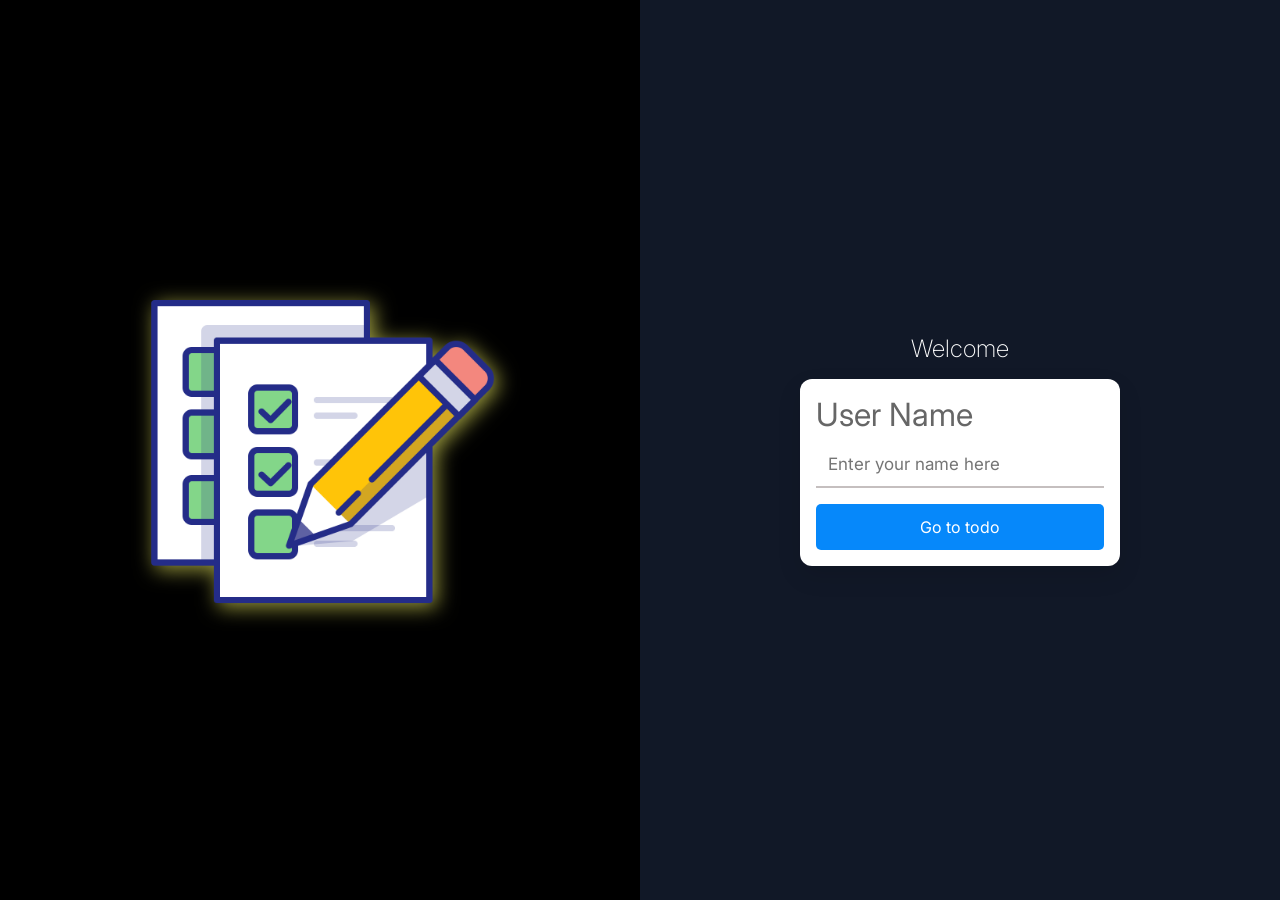
<file: frontend/index.html>
<!DOCTYPE html>
<html lang="en">

<head>
    <meta charset="UTF-8">
    <meta name="viewport" content="width=device-width, initial-scale=1.0">
    <title>Welcome to the Todo</title>
    <link rel="stylesheet" href="./css/landing.css">
</head>

<body>

    <main class="container">
        <div class="left">
            <img src="./assets/todo.png" alt="todoLogo">

        </div>
        <div class="right">
            <div class="input-box">
                <h2 class="welcome-text">Welcome</h2>
                <form class="card">
                    <label for="username" class="input-label">User Name</label>
                    <input type="text" placeholder="Enter your name here" required>
                    <button id="btn">Go to todo</button>
                </form>
            </div>

        </div>
    </main>
    <script src="./js/main.js"></script>
</body>

</html>
</file>
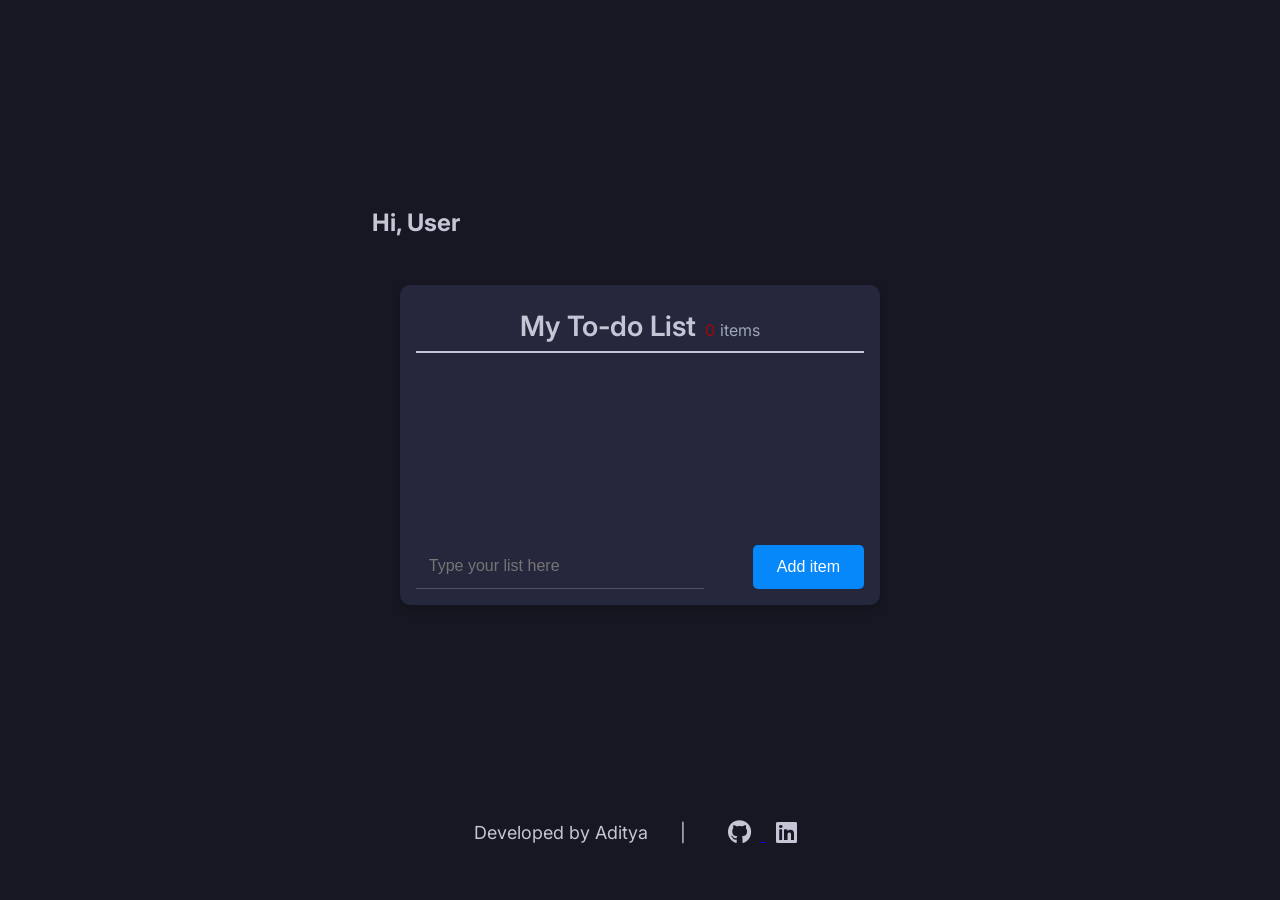
<file: frontend/todo.html>
<!DOCTYPE html>
<html lang="en">

<head>
    <meta charset="UTF-8">
    <meta name="viewport" content="width=device-width, initial-scale=1.0">
    <title>Todo Page</title>
    <link rel="stylesheet" href="./css/todo.css">
    <link rel="stylesheet" href="https://cdnjs.cloudflare.com/ajax/libs/font-awesome/6.0.0-beta3/css/all.min.css">

</head>

<body>

    <main>
        <div class="greet">

            <h2 id="greeting">Hi, <span id="userName"></span></h2>
        </div>

        <div class="errD"></div>
        <section class="mian-container">
            <div class="container">

                <div class="secondary-header">

                    <span class="heading-message">My To-do List</span>
                    <span class="count-list"> <span class="count">0</span>items</span>

                </div>


                <div class="added-lists">
                    <!-- all list functionality -->


                </div>

                <div class="input-form">
                    <form>
                        <input type="text" name="inp" id="inp" placeholder="Type your list here" required>
                    </form>

                    <button id="btn">Add item</button>
                </div>



            </div>
        </section>

    </main>

    <footer>
        <p>Developed by Aditya </p>
        |
        <p>
            <a href="https://github.com/aditya9-2" target="_blank">
                <i class="fab fa-github icon"></i>
            </a>
            <a href="https://www.linkedin.com/in/aadityabasak20/" target="_blank">
                <i class="fab fa-linkedin icon"></i>
            </a>
        </p>
    </footer>

    <script src="./js/main.js"></script>
</body>

</html>
</file>
<file: frontend/css/landing.css>
@import url('https://fonts.googleapis.com/css2?family=Inter:ital,opsz,wght@0,14..32,100..900;1,14..32,100..900&display=swap');

*{
    margin: 0;
    padding: 0;
    box-sizing: border-box;
    font-family: "Inter", sans-serif;
}

:root{
    --landing-color: #111827;
    --button: #0688fa;
}

.container{
    height: 100vh;
    width: 100vw;
    display: flex;
}

.left{
    background-color:#000;
    width: 50%;
    height: calc(100vh - 0%);
    display: flex;
    justify-content: center;
    align-items: center;
}

.left img{
    width: 25rem;
    filter:drop-shadow(4px 4px 10px rgb(153, 153, 61));
}

.right{
    background-color: var(--landing-color);
    width: 50%;
    display: flex;
    justify-content: center;
    align-items: center;
}

.input-box {
    display: flex;
    flex-direction: column;
    justify-content: center;
    gap: 1rem;
    align-items: center;
    width: 100%;
}
.welcome-text{
    color: #fff;
    font-weight: 200;
}

.right .card {
    background-color: #fff;
    height: auto;
    width: 20rem;
    padding: 1rem;
    border-radius: 12px;
    box-shadow: 0 10px 25px rgba(0, 0, 0, 0.1);
    display: flex;
    flex-direction: column;
    justify-content: center;
    text-align: center;
}

.input-label {
    font-size: 2rem;
    color: #666;
    margin-bottom: 0.5rem;
    align-self: flex-start; 
}

.right .card input{
    padding: 12px;
    margin-bottom: 1rem;
    font-size: 17px;
    border: none;
    outline: none;
    border-bottom: 2px solid #c5bfbf;
}

input:focus{
    color: #666;
}


#btn {
    padding: 0.8rem 1.5rem;
    background-color: var(--button);
    color: #fff;
    border: none;
    border-radius: 5px;
    cursor: pointer;
    font-size: 1rem;
    transition: background-color 0.3s ease;
}

#btn:hover{
    background-color: #076cc5;
}


@media (max-width: 726px) {
    .left{
        display: none;
    }
    .right {
        height: 100vh; 
        width: 100vw;
    }   
}
</file>
<file: frontend/css/todo.css>
@import url('https://fonts.googleapis.com/css2?family=Inter:ital,opsz,wght@0,14..32,100..900;1,14..32,100..900&display=swap');

*{
    margin: 0;
    padding: 0;
    box-sizing: border-box;
}

:root{
    --primary-color: #161722;
    --secondary-color: #25273c;
    --button: #0688fa;
    --text-color: #c4c6d6;
}

body{
    font-family: "Inter", sans-serif;
    background-color: var(--primary-color);
    color: var(--text-color);
}

main{
    height: calc(100vh - 15vh);
    display: flex;
    flex-direction: column;
    justify-content: center;
    align-items: center;
}

.greet{
   position: relative;
   right: 14rem;
   margin: 3rem 0;

}


.mian-container {
    min-height: 20rem;
    max-height: 30rem;
    width: 30rem;
    background-color: var(--secondary-color);
    border-radius: 10px;
    padding: 1rem;
    display: flex;
    flex-direction: column;
    justify-content: space-between;
    align-items: center;
    box-shadow: 0 4px 8px rgba(0, 0, 0, 0.2);
    overflow: hidden; 
}



.container {
    width: 100%;
    display: flex;
    flex-direction: column;
    height: 100%;
}

.secondary-header {
    width: 100%;
    padding: 0.5rem;
    border-bottom: 2px solid var(--text-color);
    text-align: center;
    color: var(--text-color);
}

.heading-message {
    font-size: 1.5rem;
    font-weight: 600;
}

.count-list {
    font-size: 1rem;
    color: #a1a5b7;
}

.count-list .count {
    color: rgb(162, 9, 9);
    padding: 0 5px;
}

.added-lists {
    width: 100%;
    flex: 1;
    display: flex;
    flex-direction: column;
    justify-content: flex-start; 
    align-items: center;
    color: #a1a5b7;
    margin: 24px 0;
    padding: 10px;
    overflow-y: auto; 
}

.added-lists::-webkit-scrollbar {
    width: 10px; 
}

.added-lists::-webkit-scrollbar-thumb {
    background-color: var(--primary-color); 
    border-radius: 5px; 
}

.added-lists::-webkit-scrollbar-thumb:hover {
    background-color: #076cc5; 
}

.added-lists::-webkit-scrollbar-track {
    background-color: var(--secondary-color);
}

.list {
    margin-bottom: 10px;
    padding: 11px;
    display: grid;
    grid-template-columns: 2fr 8fr 2fr;
    font-size: 20px;
    background-color: var(--primary-color);
    border-radius: 5px;
    align-items: center;
    width: 23rem;
}

.list:hover {
    background-color: var(--primary-color);
}

.list input[type="checkbox"] {
    height: 20px;
    accent-color: rgb(95, 232, 111);
}

.list input[type="checkbox"]:hover {
    cursor: pointer;
}

.list p {
    color: var(--text-color);
    font-weight: 200;
    font-size: 18px;
    text-overflow: ellipsis;
    overflow: hidden;
    white-space: nowrap;
    margin-right: 35px;
}

.actions {
    display: flex;
    gap: 1.5rem;
    padding: 8px;
}

#editBtn, #deleteBtn {
    background-color: transparent; 
    border: none; 
    cursor: pointer; 
    font-size: 18px; 
    transition: background-color 0.3s ease;
}

#editBtn {
    color: #28a745; 
}

#editBtn:hover {
    color: #1e7e34; 
}

#deleteBtn {
    color: red; 
}

#deleteBtn:hover {
    color: darkred;
}

.input-form {
    width: 100%;
    display: flex;
    justify-content: space-between;
    align-items: center;
    gap: 0.5rem;
    margin-top: 1rem;
}

input[type="text"] {
    width: 18rem;
    padding: 0.8rem;
    border: none;
    border-bottom: 0.5px solid #c4c6d645;
    outline: none;
    font-size: 1rem;
    color: var(--text-color);
    background-color: var(--secondary-color);
}

#btn {
    padding: 0.8rem 1.5rem;
    background-color: var(--button);
    color: #fff;
    border: none;
    border-radius: 5px;
    cursor: pointer;
    font-size: 1rem;
    transition: background-color 0.3s ease;
}

#btn:hover {
    background-color: #076cc5;
}


footer{
    height: 15vh;
    display: flex;
    justify-content: center;
    align-items: center;
    gap: 2rem;
    font-size: 18px;
}

.icon {
    font-size: 1.5rem;
    color: var(--text-color); 
    transition: color 0.3s ease;
    padding: 0 10px;
}

.icon:hover {
    color: rgb(68, 214, 68); 
    transform: scale(1.2);
    transition: transform 0.3s ease; 
}


.error-message {
    display: none;
    text-align: center;
    color: red;
    font-size: 1rem;
    margin-bottom: 1rem;
    
}

.list.completed p {
    text-decoration: line-through;
    color: #a1a5b7;
}


.edit-input input {
    width: 70%;
    padding: 0.5rem;
    border: none;
    outline: none;
    border-radius: 5px;
    font-size: 1rem;
}

.save-btn {
    background-color: transparent;
    border: none;
    cursor: pointer;
    font-size: 1.5rem;
    color: #28a745;
    margin-left: 10px;
}

.save-btn:hover {
    color: #1e7e34;
}

@media (max-width: 394px) {
    .list{
        width: 16rem;
    }
    .greet {
        right: 5rem;
        margin: 1rem 0;
    }

    .mian-container {
        width: 90%;
        max-height: 20rem;
    }

    .heading-message {
        font-size: 1.25rem;
    }
    
    input[type="text"] {
        width: 12rem;
    }
    
    #btn {
        padding: 0.7rem 0.4rem;
        font-size: 12px;
    }

    .icon {
        font-size: 1.25rem;
    }
}

@media (min-width: 394px) and (max-width: 768px) {
    .greet {
        right: 10rem;
        margin: 2rem 0;
    }

    .mian-container {
        width: 80%;
        max-height: 25rem;
    }

    .heading-message {
        font-size: 1.5rem;
    }
    
    input[type="text"] {
        width: 16rem;
    }
    
    #btn {
        padding: 0.7rem 1.4rem;
        font-size: 0.95rem;
    }

    .icon {
        font-size: 1.4rem;
    }
}

@media (min-width: 769px) {
    .greet {
        right: 14rem;
        margin: 3rem 0;
    }

    .mian-container {
        width: 30rem;
        max-height: 30rem;
    }

    .heading-message {
        font-size: 1.75rem;
    }
    
    input[type="text"] {
        width: 18rem;
    }
    
    #btn {
        padding: 0.8rem 1.5rem;
        font-size: 1rem;
    }

    .icon {
        font-size: 1.5rem;
    }
}
</file>
